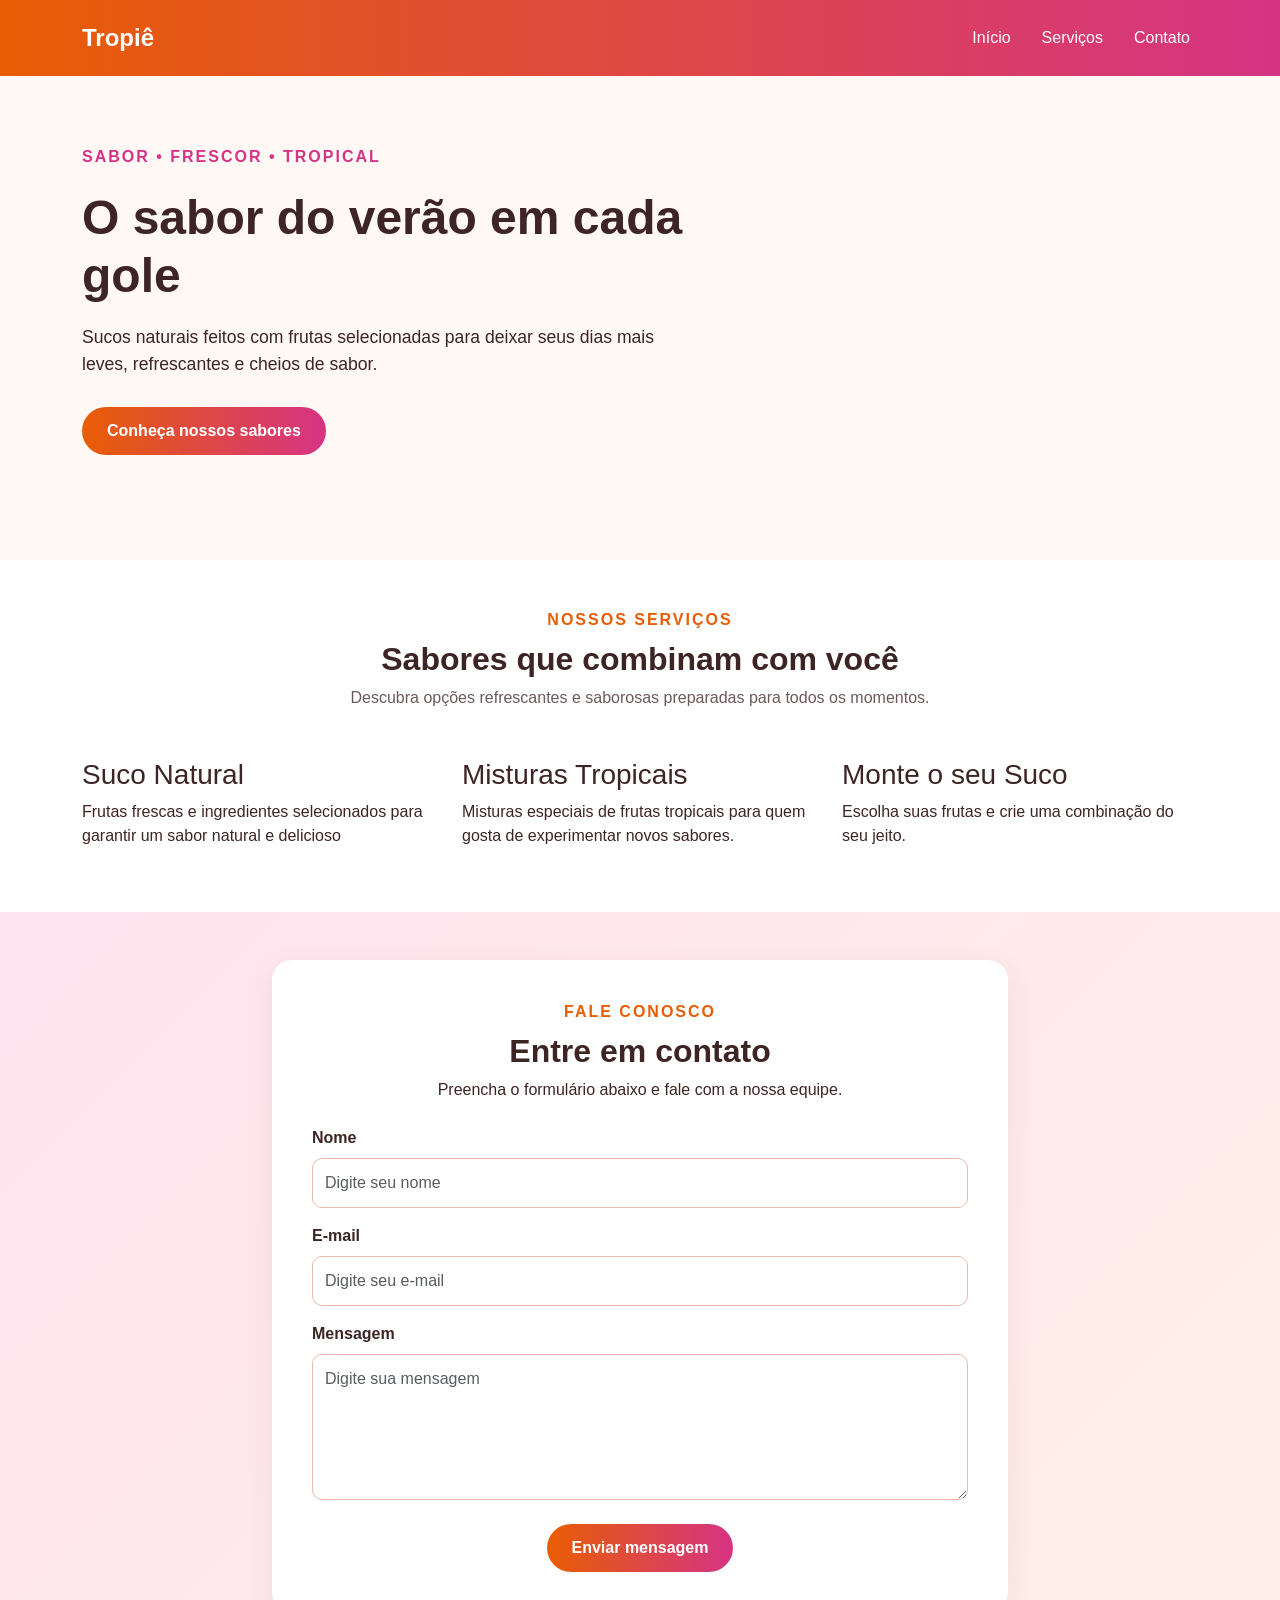
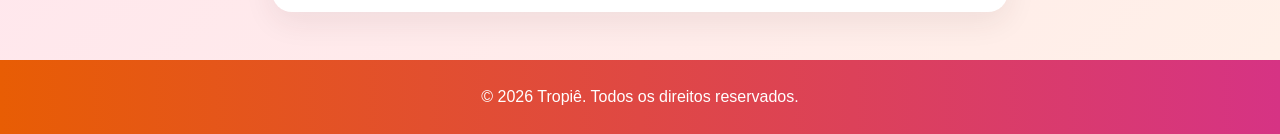
<file: index.html>
<!DOCTYPE html>
<html lang="pt-br">

<head>
    <meta charset="UTF-8">
    <meta name="viewport" content="width=device-width, initial-scale=1.0">

    <title>Tropiê</title>
    <link
        href="https://cdn.jsdelivr.net/npm/bootstrap@5.3.0-alpha2/dist/css/bootstrap.min.css"
        rel="stylesheet"
        integrity="sha384-aFq/bzH65dt+w6FI2ooMVUpc+21e0SRygnTpmBvdBgSdnuTN7QbdgL+OapgHtvPp"
        crossorigin="anonymous">
    
    <link rel="stylesheet" href="style.css">
</head>

<body>

    <header>
        <nav class="navbar navbar-expand-lg navbar-dark fixed-top">
            <div class="container">

                <a class="navbar-brand fw-bold" href="#hero">
                    Tropiê
                </a>
                <button
                    class="navbar-toggler"
                    type="button"
                    data-bs-toggle="collapse"
                    data-bs-target="#menuNavegacao"
                    aria-controls="menuNavegacao"
                    aria-expanded="false"
                    aria-label="Abrir menu">

                    <span class="navbar-toggler-icon"></span>
                </button>

                <div class="collapse navbar-collapse" id="menuNavegacao">

                    <ul class="navbar-nav ms-auto">

                        <li class="nav-item">
                            <a class="nav-link" href="#hero">
                                Início
                            </a>
                        </li>

                        <li class="nav-item">
                            <a class="nav-link" href="#features">
                                Serviços
                            </a>
                        </li>

                        <li class="nav-item">
                            <a class="nav-link" href="#contato">
                                Contato
                            </a>
                        </li>

                    </ul>

                </div>

            </div>
        </nav>

    </header>

    <main>

        <section id="hero" class="hero">

            <div class="container">

                <div class="row align-items-center">

                    <div class="col-lg-7 text-center text-lg-start">

                        <p class="hero-subtitle">
                            SABOR • FRESCOR • TROPICAL
                        </p>

                        <h1>
                            O sabor do verão em cada gole
                        </h1>

                        <p class="hero-text">
                           Sucos naturais feitos com frutas selecionadas para deixar seus dias mais leves, refrescantes e cheios de sabor.
                        </p>

                        <a href="#features" class="btn btn-principal">
                            Conheça nossos sabores
                        </a>

                    </div>

                </div>

            </div>

        </section>

        <section id="features" class="features py-5">

            <div class="container">

                <div class="text-center mb-5">

                    <p class="section-subtitle">
                        NOSSOS SERVIÇOS
                    </p>

                    <h2>
                        Sabores que combinam com você
                    </h2>

                    <p class="section-description">
                        Descubra opções refrescantes e saborosas preparadas para todos os momentos.
                    </p>

                </div>

                <div class="row g-4">

                    <div class="col-12 col-md-6 col-lg-4">

                        <div class="feature-card h-100">

                            <h3>
                                Suco Natural
                            </h3>

                            <p>
                                Frutas frescas e ingredientes selecionados para garantir um sabor natural e delicioso
                            </p>

                        </div>

                    </div>

                    <div class="col-12 col-md-6 col-lg-4">

                        <div class="feature-card h-100">

                            <h3>
                                Misturas Tropicais 
                            </h3>

                            <p>
                               Misturas especiais de frutas tropicais para quem gosta de experimentar novos sabores.
                            </p>

                        </div>

                    </div>

                    <div class="col-12 col-md-12 col-lg-4">

                        <div class="feature-card h-100"> 

                            <h3>
                               Monte o seu Suco
                            </h3>

                            <p>
                             Escolha suas frutas e crie uma combinação do seu jeito.
                            </p>

                        </div>

                    </div>

                </div>

            </div>

        </section>

        <section id="contato" class="contato py-5">

            <div class="container">

                <div class="row justify-content-center">

                    <div class="col-12 col-lg-8">

                        <div class="contact-box">

                            <div class="text-center mb-4">

                                <p class="section-subtitle">
                                    FALE CONOSCO
                                </p>

                                <h2>
                                    Entre em contato
                                </h2>

                                <p>
                                    Preencha o formulário abaixo e fale com a
                                    nossa equipe.
                                </p>

                            </div>

                            <form>

                                <div class="mb-3">

                                    <label for="nome" class="form-label">
                                        Nome
                                    </label>

                                    <input
                                        type="text"
                                        class="form-control"
                                        id="nome"
                                        name="nome"
                                        placeholder="Digite seu nome"
                                        required>

                                </div>

                                <div class="mb-3">

                                    <label for="email" class="form-label">
                                        E-mail
                                    </label>

                                    <input
                                        type="email"
                                        class="form-control"
                                        id="email"
                                        name="email"
                                        placeholder="Digite seu e-mail"
                                        required>

                                </div>

                                <div class="mb-4">

                                    <label for="mensagem" class="form-label">
                                        Mensagem
                                    </label>

                                    <textarea
                                        class="form-control"
                                        id="mensagem"
                                        name="mensagem"
                                        rows="5"
                                        placeholder="Digite sua mensagem"
                                        required></textarea>

                                </div>

                                <div class="text-center">

                                    <button
                                        type="submit"
                                        class="btn btn-principal">
                                        Enviar mensagem
                                    </button>

                                </div>

                            </form>

                        </div>

                    </div>

                </div>

            </div>

        </section>

    </main>


    <footer class="footer">

        <div class="container text-center">

            <p class="mb-0">
                &copy; 2026 Tropiê. Todos os direitos reservados.
            </p>

        </div>

    </footer>


    <!-- Bootstrap JavaScript -->
    <script
        src="https://cdn.jsdelivr.net/npm/bootstrap@5.3.0-alpha2/dist/js/bootstrap.bundle.min.js"
        integrity="sha384-qKXV1j0HvMUeCBQ+QVp7JcfGl760yU08IQ+GpUo5hlbpg51QRiuqHAJz8+BrxE/N"
        crossorigin="anonymous">
    </script>



</body>

</html>
</file>
<file: style.css>
html {
    scroll-behavior: smooth;
}

body {
    margin: 0;
    font-family: Arial, sans-serif;
    color: #3d2525;
    background-color: #fff8f5;
}

.navbar {
    background: linear-gradient(90deg, #e85d04, #d63384);
    padding: 15px 0;
}

.navbar-brand {
    font-size: 1.5rem;
}

.nav-link {
    color: #ffffff ;
    margin-left: 15px;
}

.nav-link:hover {
    color: #ffe0d6 ;
}

.hero {
    min-height: 560px;
    padding: 100px 0 60px;
    display: flex;
    align-items: center;

    background: linear-gradient(
        135deg,
        #fff0e8,
        #ffe3ef
        
    );
    background-image: url(https://i.pinimg.com/1200x/25/2e/a6/252ea6918b99beee2ba788b3605ee233.jpg);
     background-repeat: no-repeat;
     background-size: cover;
}

.hero-subtitle {
    color: #d63384;
    font-weight: bold;
    letter-spacing: 2px;
}

.hero h1 {
    font-size: 3rem;
    font-weight: bold;
    margin: 20px 0;
}

.hero-text {
    font-size: 1.1rem;
    max-width: 600px;
    margin-bottom: 30px;
}

.btn-principal {
    background: linear-gradient(90deg, #e85d04, #d63384);
    border: none;
    color: #ffffff;
    padding: 12px 25px;
    border-radius: 25px;
    font-weight: bold;
}

.btn-principal:hover {
    color: #ffffff;
    transform: translateY(-2px);
}

.features {
    background-color: #ffffff;
}

.section-subtitle {
    color: #e85d04;
    font-weight: bold;
    letter-spacing: 2px;
    margin-bottom: 8px;
}

.features h2,
.contato h2 {
    font-weight: bold;
}

.section-description {
    color: #6c5a5a;
}

.contato {
    background: linear-gradient(
        135deg,
        #ffe3ef,
        #fff0e8
    );
}

.contact-box {
    background-color: #ffffff;
    padding: 40px;
    border-radius: 20px;

    box-shadow: 0 10px 30px rgba(61, 37, 37, 0.08);
}


.form-label {
    font-weight: bold;
}

.form-control {
    border: 1px solid #e8b9ad;
    border-radius: 10px;
    padding: 12px;
}

.form-control:focus {
    border-color: #d63384;

    box-shadow: 0 0 0 0.2rem rgba(214, 51, 132, 0.15);
}


.footer {
    background: linear-gradient(90deg, #e85d04, #d63384);
    color: #ffffff;
    padding: 25px 0;
}

/*Responsividade*/

/*Tablet*/
@media (max-width: 991px) {

    .hero {
        text-align: center;
    }

    .hero h1 {
        font-size: 2.5rem;
    }

    .hero-text {
        margin-left: auto;
        margin-right: auto;
    }


}

/*Celular*/
@media (max-width: 576px) {

    .hero {
        padding: 120px 20px 60px;
    }

    .hero h1 {
        font-size: 2rem;
    }

    .hero-text {
        font-size: 1rem;
    }

    .contact-box {
        padding: 25px 20px;
    }

    .navbar {
        padding: 12px 10px;
    }

}
</file>
